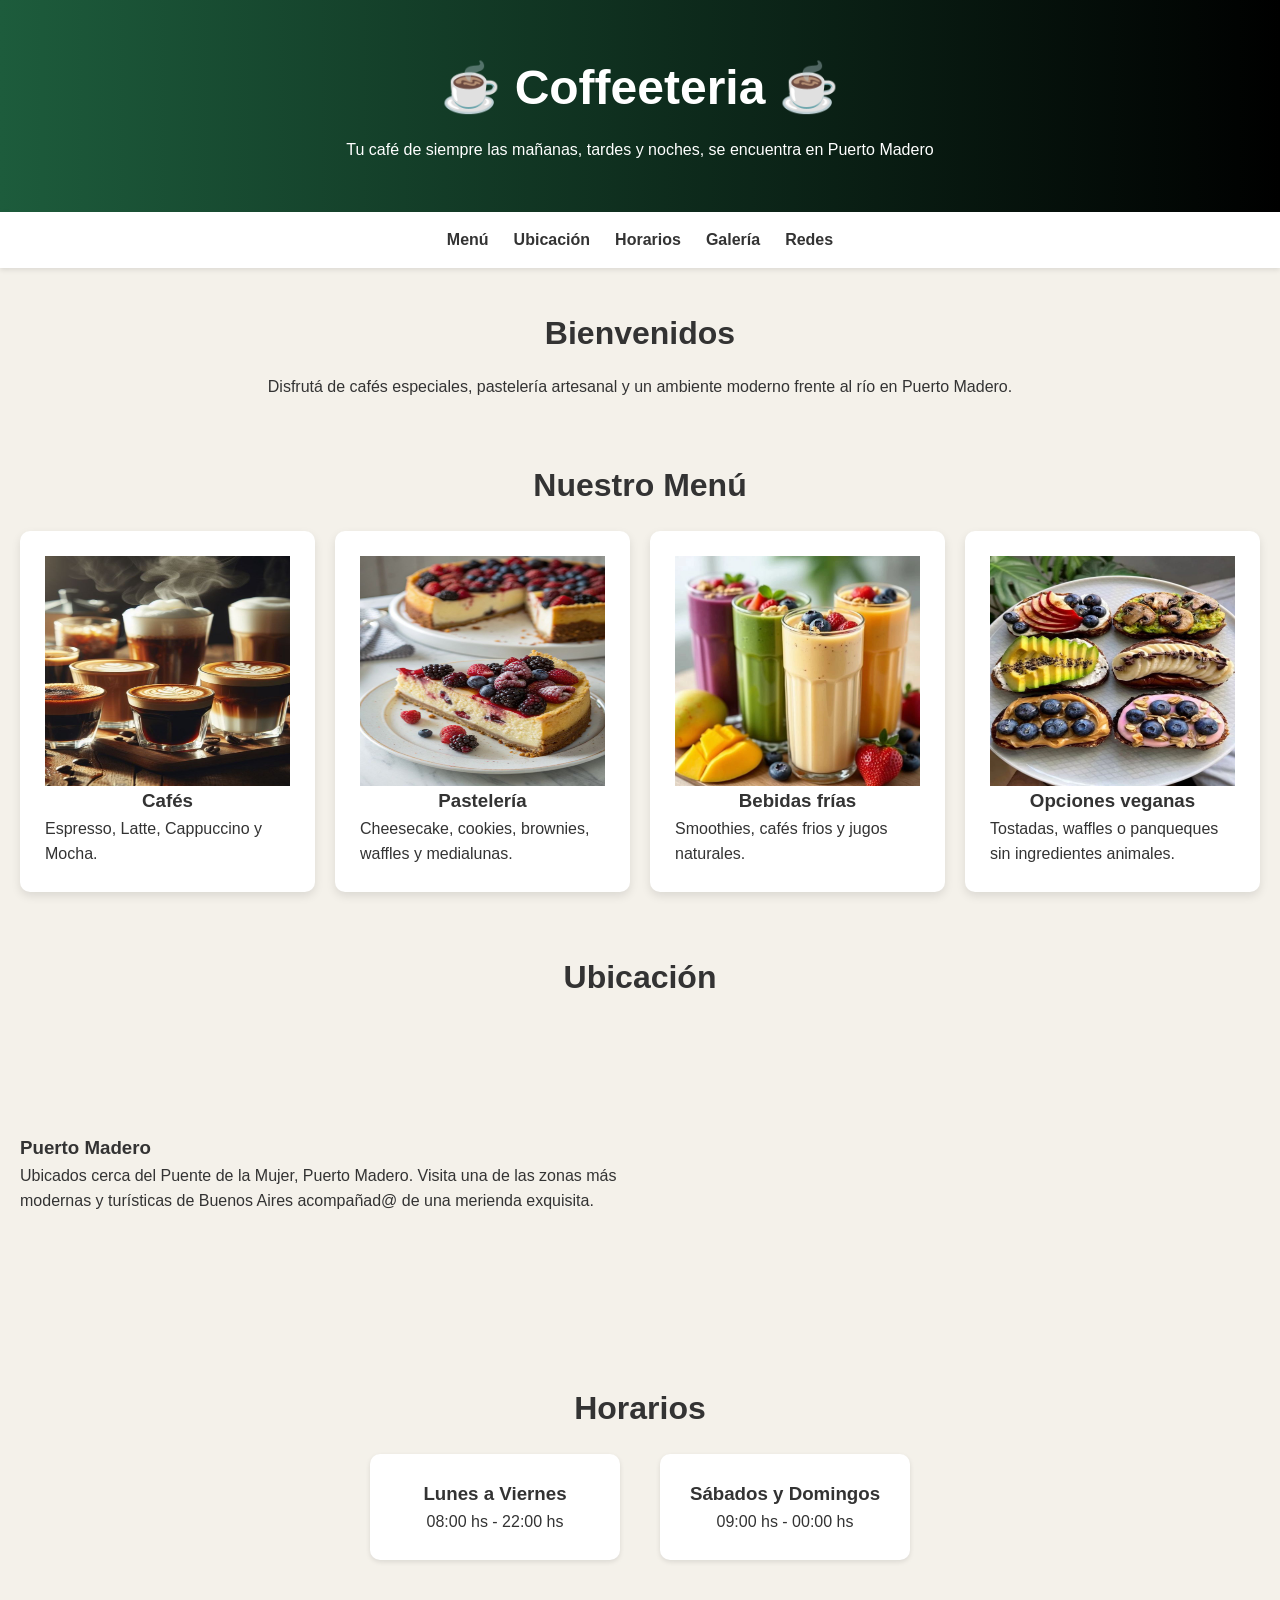
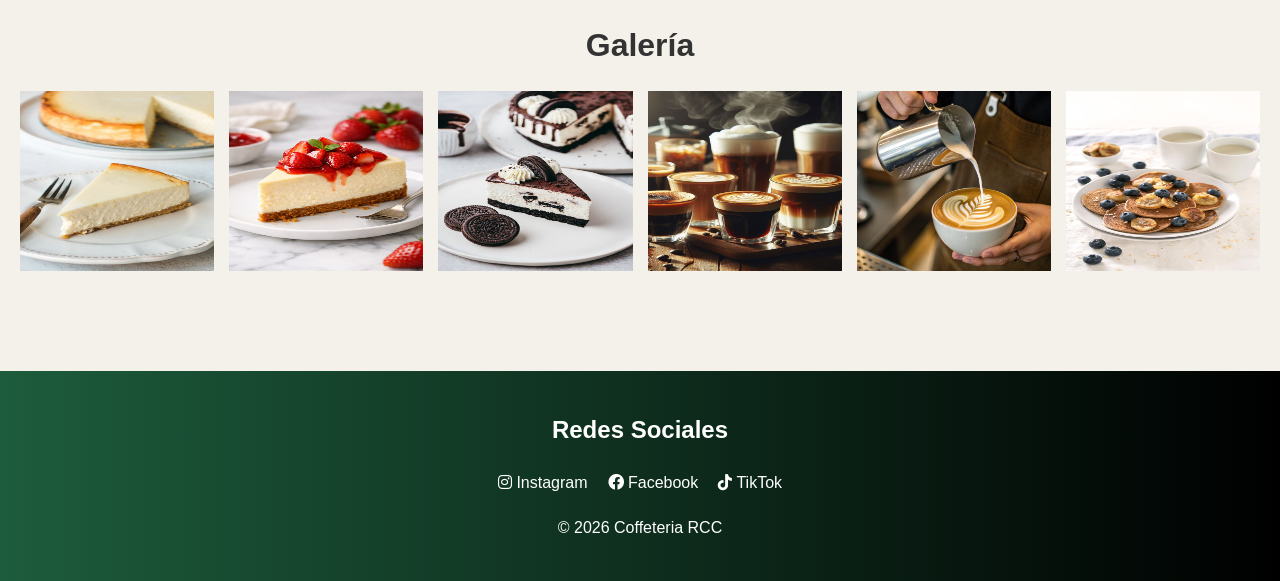
<file: index.html>
<!DOCTYPE html>
<html lang="es">

<head>
    <meta charset="UTF-8">
    <meta name="viewport" content="width=device-width, initial-scale=1.0">
    <title>coffeeteria</title>
    <link rel="stylesheet" href="./CSS/style.css">
    <link rel="stylesheet" href="https://cdnjs.cloudflare.com/ajax/libs/font-awesome/6.0.0/css/all.min.css">

</head>

<body>

    <!-- HEADER -->
    <header>
        <h1>☕ Coffeeteria ☕</h1>
        <p>Tu café de siempre las mañanas, tardes y noches, se encuentra en Puerto Madero</p>
    </header>

    <!-- NAV -->
    <nav>
        <a href="#menu">Menú</a>
        <a href="#ubicacion">Ubicación</a>
        <a href="#horarios">Horarios</a>
        <a href="#galeria">Galería</a>
        <a href="#redes">Redes</a>
    </nav>

    <!-- MAIN -->
    <main>

        <!-- HERO -->
        <section class="hero">
            <h2>Bienvenidos</h2>
            <p>
                Disfrutá de cafés especiales, pastelería artesanal y un ambiente moderno
                frente al río en Puerto Madero.
            </p>
        </section>

        <section id="menu">
            <h2>Nuestro Menú</h2>

            <div class="menu-grid">

                <article class="card"><a  href="./bebidas.html">
                    <img src="./img/Coffee time.jfif" alt="">
                    <h3>Cafés</h3>
                    <p>Espresso, Latte, Cappuccino y Mocha.</p>
                    </a>
                </article>

                <article class="card"><a  href="./bebidas.html">
                    <img src="./img/cheesecake raspberry.jfif" alt="">
                    <h3>Pastelería</h3>
                    <p>Cheesecake, cookies, brownies, waffles y medialunas.</p>
                </a>
                </article>

                <article class="card"><a   href="./bebidas.html">
                    <img src="./img/iced smoothies.jfif" alt="">
                    <h3>Bebidas frías</h3>
                    <p>Smoothies, cafés frios y jugos naturales.</p>
                </a>
                </article>

                <article class="card"><a  href="./bebidas.html">
                    <img src="./img/tostadas veganas (1).jfif" alt="">
                    <h3>Opciones veganas</h3>
                    <p>Tostadas, waffles o panqueques sin ingredientes animales.</p>
                </a>
                </article>

            </div>
        </section>

        <!-- UBICACION -->
        <section id="ubicacion">
            <h2>Ubicación</h2>

            <div class="ubicacion-flex">

                <div class="texto-ubicacion">
                    <h3>Puerto Madero</h3>
                    <p>
                        Ubicados cerca del Puente de la Mujer, Puerto Madero.
                        Visita una de las zonas más modernas y turísticas de Buenos Aires acompañad@ de una merienda exquisita.
                    </p>
                </div>

                <iframe
                    src="https://www.google.com/maps/embed?pb=!1m18!1m12!1m3!1d3282.675159501353!2d-58.364756!3d-34.611778!2m3!1f0!2f0!3f0!3m2!1i1024!2i768!4f13.1!3m3!1m2!1s0x95a33537e3f0d3f1%3A0x4f0a8f9c6b5d0f0!2sPuerto%20Madero!5e0!3m2!1ses!2sar!4v0000000000000"
                    allowfullscreen=""
                    loading="lazy">
                </iframe>

            </div>
        </section>

        <!-- HORARIOS -->
        <section id="horarios">
            <h2>Horarios</h2>

            <div class="horarios">
                <div>
                    <h3>Lunes a Viernes</h3>
                    <p>08:00 hs - 22:00 hs</p>
                </div>

                <div>
                    <h3>Sábados y Domingos</h3>
                    <p>09:00 hs - 00:00 hs</p>
                </div>
            </div>
        </section>

        <!-- GALERIA -->
        <section id="galeria">
            <h2>Galería</h2>

            <div class="galeria-grid">

                <div class="imagen"><img src="./img/New York Cheesecake.jfif" alt=""></div>
                <div class="imagen"><img src="./img/cheesecake strawberry.jfif" alt=""></div>
                <div class="imagen"><img src="./img/cheesecake.jfif" alt=""></div>
                <div class="imagen"><img src="./img/Coffee time.jfif" alt=""></div>
                <div class="imagen"><img src="./img/coffee.jfif" alt=""></div>
                <div class="imagen"><img src="./img/panqueque veganas.jfif" alt=""></div>

            </div>
        </section>

    </main>

    <!-- FOOTER -->
    <footer id="redes">

        <h2>Redes Sociales</h2>

        <div class="redes">
            <a href="#"><i class="fa-brands fa-instagram"></i>  Instagram</a>
            <a href="#"><i class="fa-brands fa-facebook"></i>  Facebook</a>
            <a href="#"><i class="fa-brands fa-tiktok"></i>  TikTok</a>
        </div>

        <p>© 2026 Coffeteria RCC </p>

    </footer>

</body>

</html>
</file>
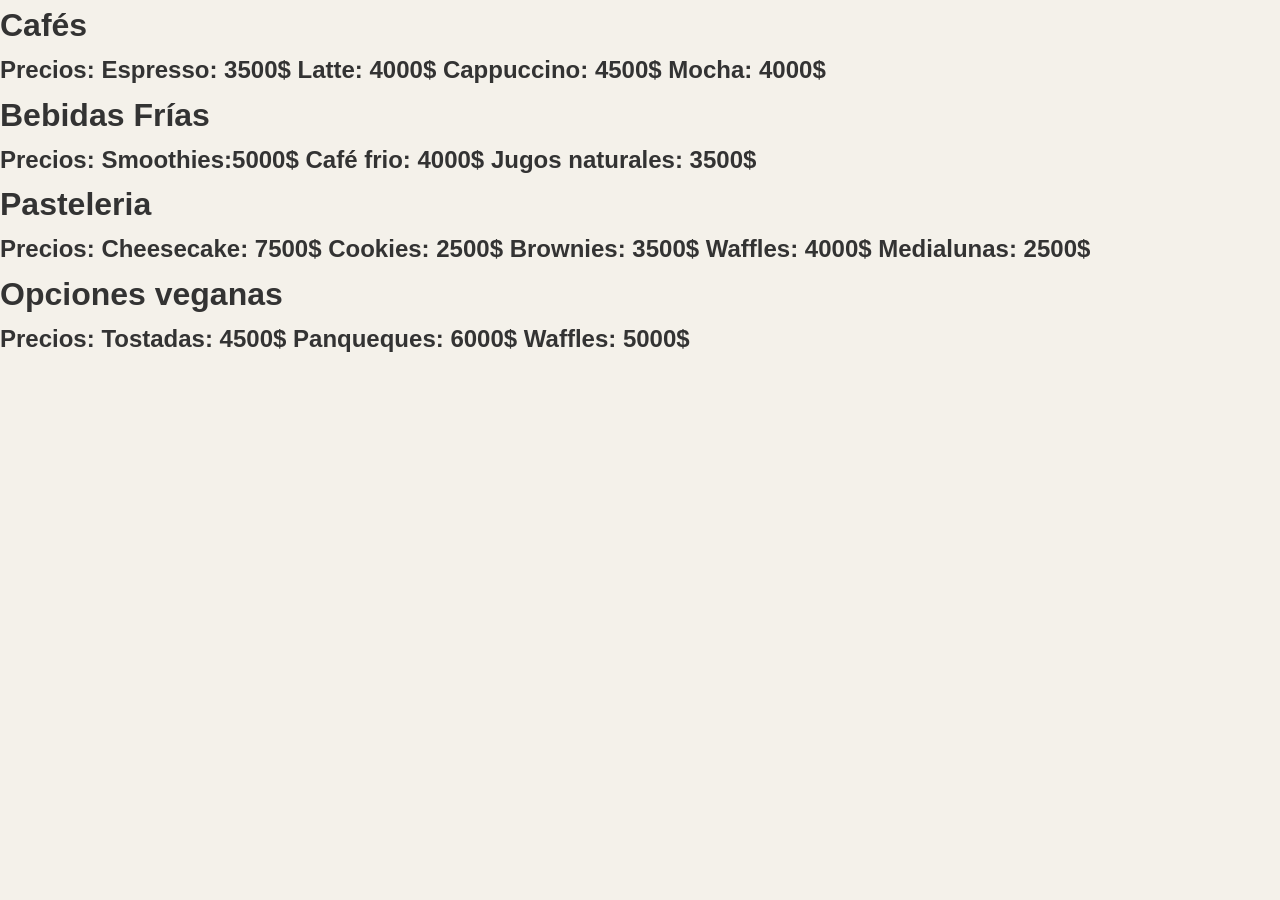
<file: bebidas.html>
<!DOCTYPE html>
<html lang="en">
<head>
    <meta charset="UTF-8">
    <meta name="viewport" content="width=device-width, initial-scale=1.0">
    <link rel="stylesheet" href="./CSS/style.css">
    <title>Menú - Coffeeteria </title>
</head>
<body> 
    
    <h1>Cafés</h1>
    <h2>Precios: Espresso: 3500$
                 Latte: 4000$
                 Cappuccino: 4500$
                 Mocha: 4000$
                </h2>

    <h1>Bebidas Frías</h1>
    <h2>Precios: Smoothies:5000$
                 Café frio: 4000$
                 Jugos naturales: 3500$
                </h2>
    <h1>Pasteleria</h1>
    <h2>Precios: Cheesecake: 7500$
                 Cookies: 2500$
                 Brownies: 3500$
                 Waffles: 4000$
                 Medialunas: 2500$
                </h2>
    <h1>Opciones veganas</h1>
    <h2>Precios: Tostadas: 4500$
                 Panqueques: 6000$
                 Waffles: 5000$ 
                </h2>
</body>
</html>
</file>
<file: CSS/style.css>
/* RESETEO DE TODA LA PAGINA */
* {
    margin: 0;
    padding: 0;
    box-sizing: border-box;
}

/* BODY (CUERPO) */
body {
    font-family: Arial, Helvetica, sans-serif;
    background-color: #f4f1ea;
    color: #333;
    line-height: 1.6;
}

/* HEADER (CABECERA) */
header {
    background: linear-gradient(to right, #1d5c3c, #000);
    color: white;
    text-align: center;
    padding: 50px 20px;
}

header h1 {
    font-size: 3rem;
    margin-bottom: 10px;
    font-weight: bold;
}


nav {
    background-color: white;
    padding: 15px;
    display: flex;
    justify-content: center;
    gap: 25px;
    box-shadow: 0 2px 5px rgba(0, 0, 0, 0.1);
}

nav a {
    text-decoration: none;
    color: #333;
    font-weight: bold;
}

nav a:hover {
    color: #1d5c3c;
}

/* MAIN (PRINCIPAL) */
main {
    padding: 40px 20px;
}


.hero {
    text-align: center;
    margin-bottom: 60px;
}

.hero h2 {
    font-size: 2rem;
    margin-bottom: 15px;
}

/* TITULOS */
section h2 {
    margin-bottom: 20px;
    text-align: center;
    font-size: 2rem;
}

/* MENU GRID */
.menu-grid {
    display: grid;
    grid-template-columns: repeat(auto-fit, minmax(220px, 1fr));
    gap: 20px;
    margin-bottom: 60px;
    
    
}

.card {
    background-color: white;
    padding: 25px;
    border-radius: 10px;
    box-shadow: 0 4px 10px rgba(0,0,0,0.1);
    

    a{
        display: flex;
        flex-direction: column;
        justify-content: center;
        align-items: center;

        img{
            width: 100%;
            height: 230px;
        }
    }
}


/* UBICACION FLEX */
.ubicacion-flex {
    display: flex;
    gap: 30px;
    align-items: center;
    flex-wrap: wrap;
    margin-bottom: 60px;
}

.texto-ubicacion {
    flex: 1;
}

iframe {
    flex: 1;
    min-width: 300px;
    height: 300px;
    border: 0;
    border-radius: 10px;
}

/* HORARIOS */
.horarios {
    display: flex;
    justify-content: center;
    gap: 40px;
    flex-wrap: wrap;
    margin-bottom: 60px;
    
}

.horarios div {
    background-color: white;
    padding: 25px;
    border-radius: 10px;
    width: 250px;
    text-align: center;
    box-shadow: 0 2px 5px rgba(0, 0, 0, 0.1);
}

/* GALERIA GRID */
.galeria-grid {
    display: grid;
    grid-template-columns: repeat(auto-fit, minmax(180px, 1fr));
    gap: 15px;
    margin-bottom: 60px;
   
}

.imagen {
    
    height: 180px;
    background-color: #d9d9d9;
    border-radius: 10px;
    display: flex;
    justify-content: center;
    align-items: center;
    font-weight: bold;

    img{
        width: 100%;
        height: 180px;
    }
}

/* FOOTER */
footer {
    background: linear-gradient(to right, #1d5c3c, #000); 
    color: white;
    text-align: center;
    padding: 40px 20px;
}

.redes {
    display: flex;
    justify-content: center;
    gap: 20px;
    margin: 20px 0;
}

.redes a {
    color: white;
    text-decoration: none;
}

.redes a:hover {
    color: #4caf50;
}


article{
    display: flex;
    flex-direction: column;
    align-items: center;
}

a {
    text-decoration: none;
    color: #333;
}
</file>
